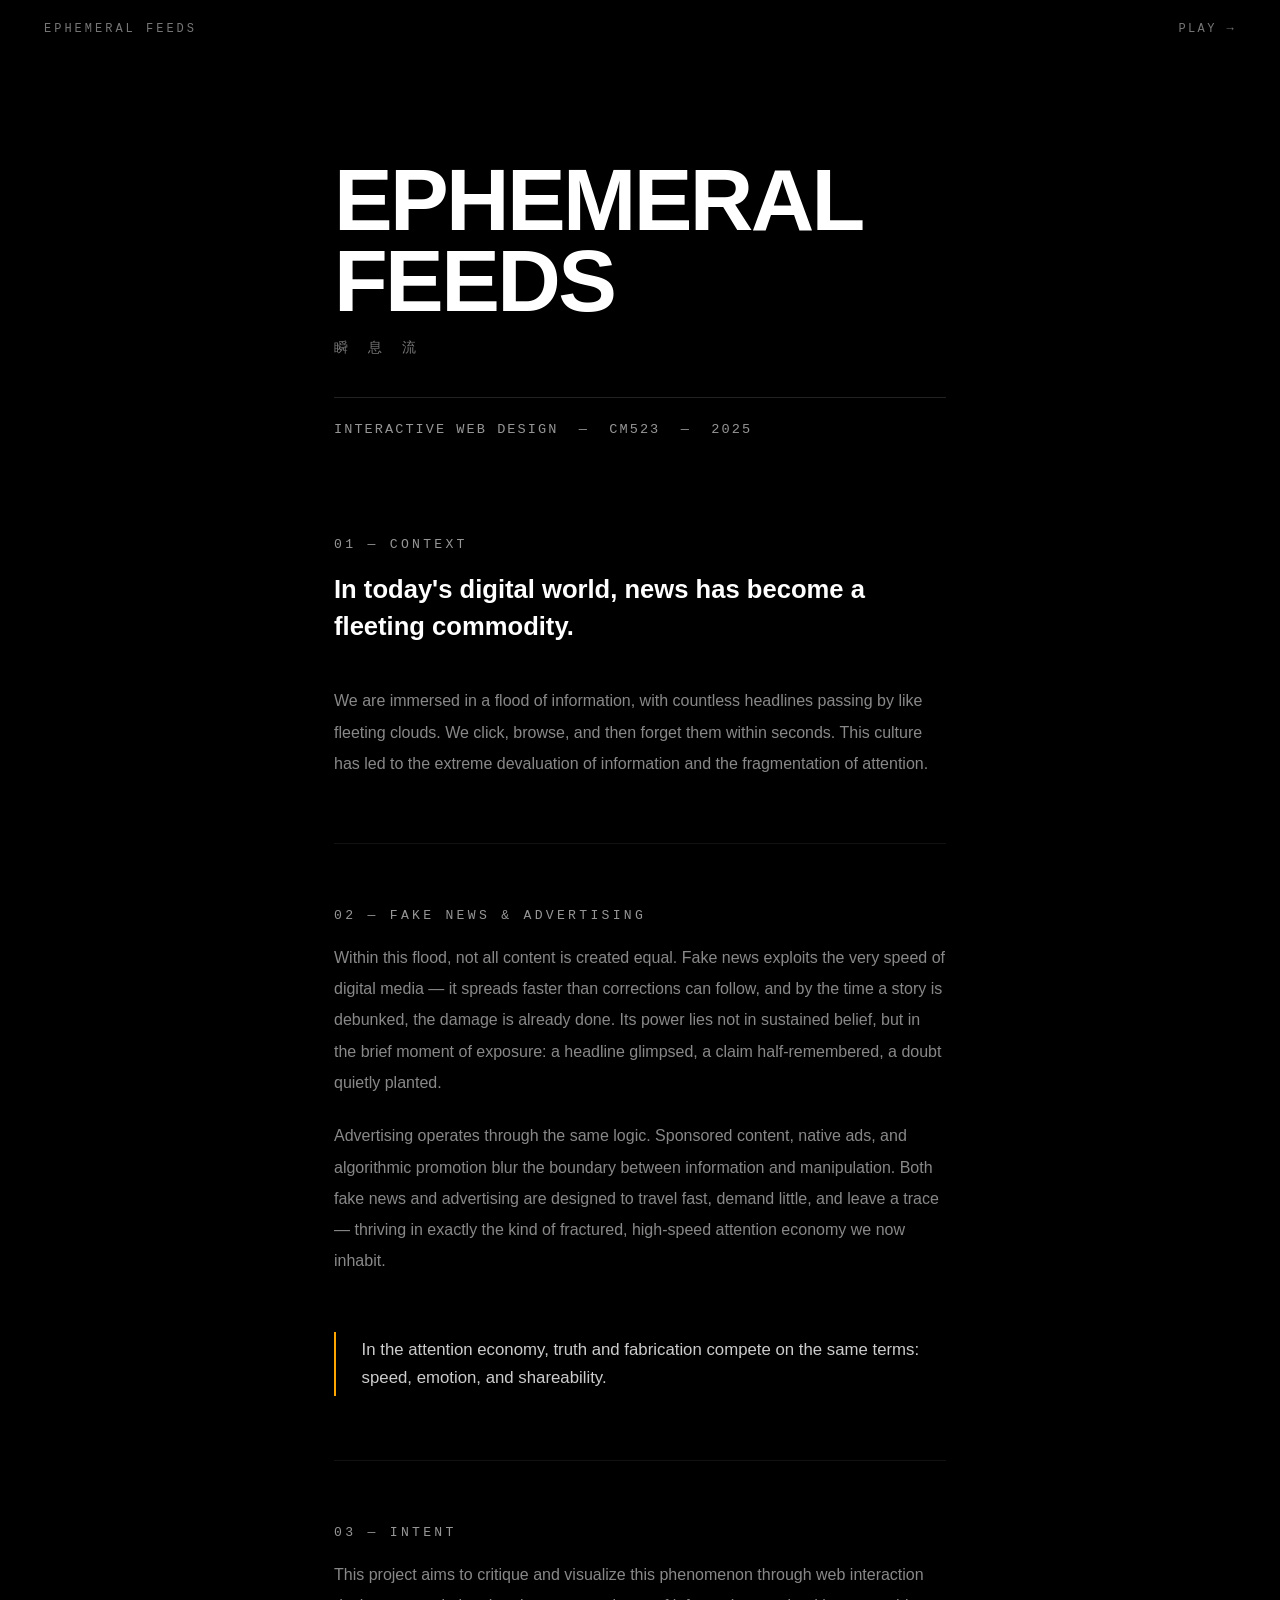
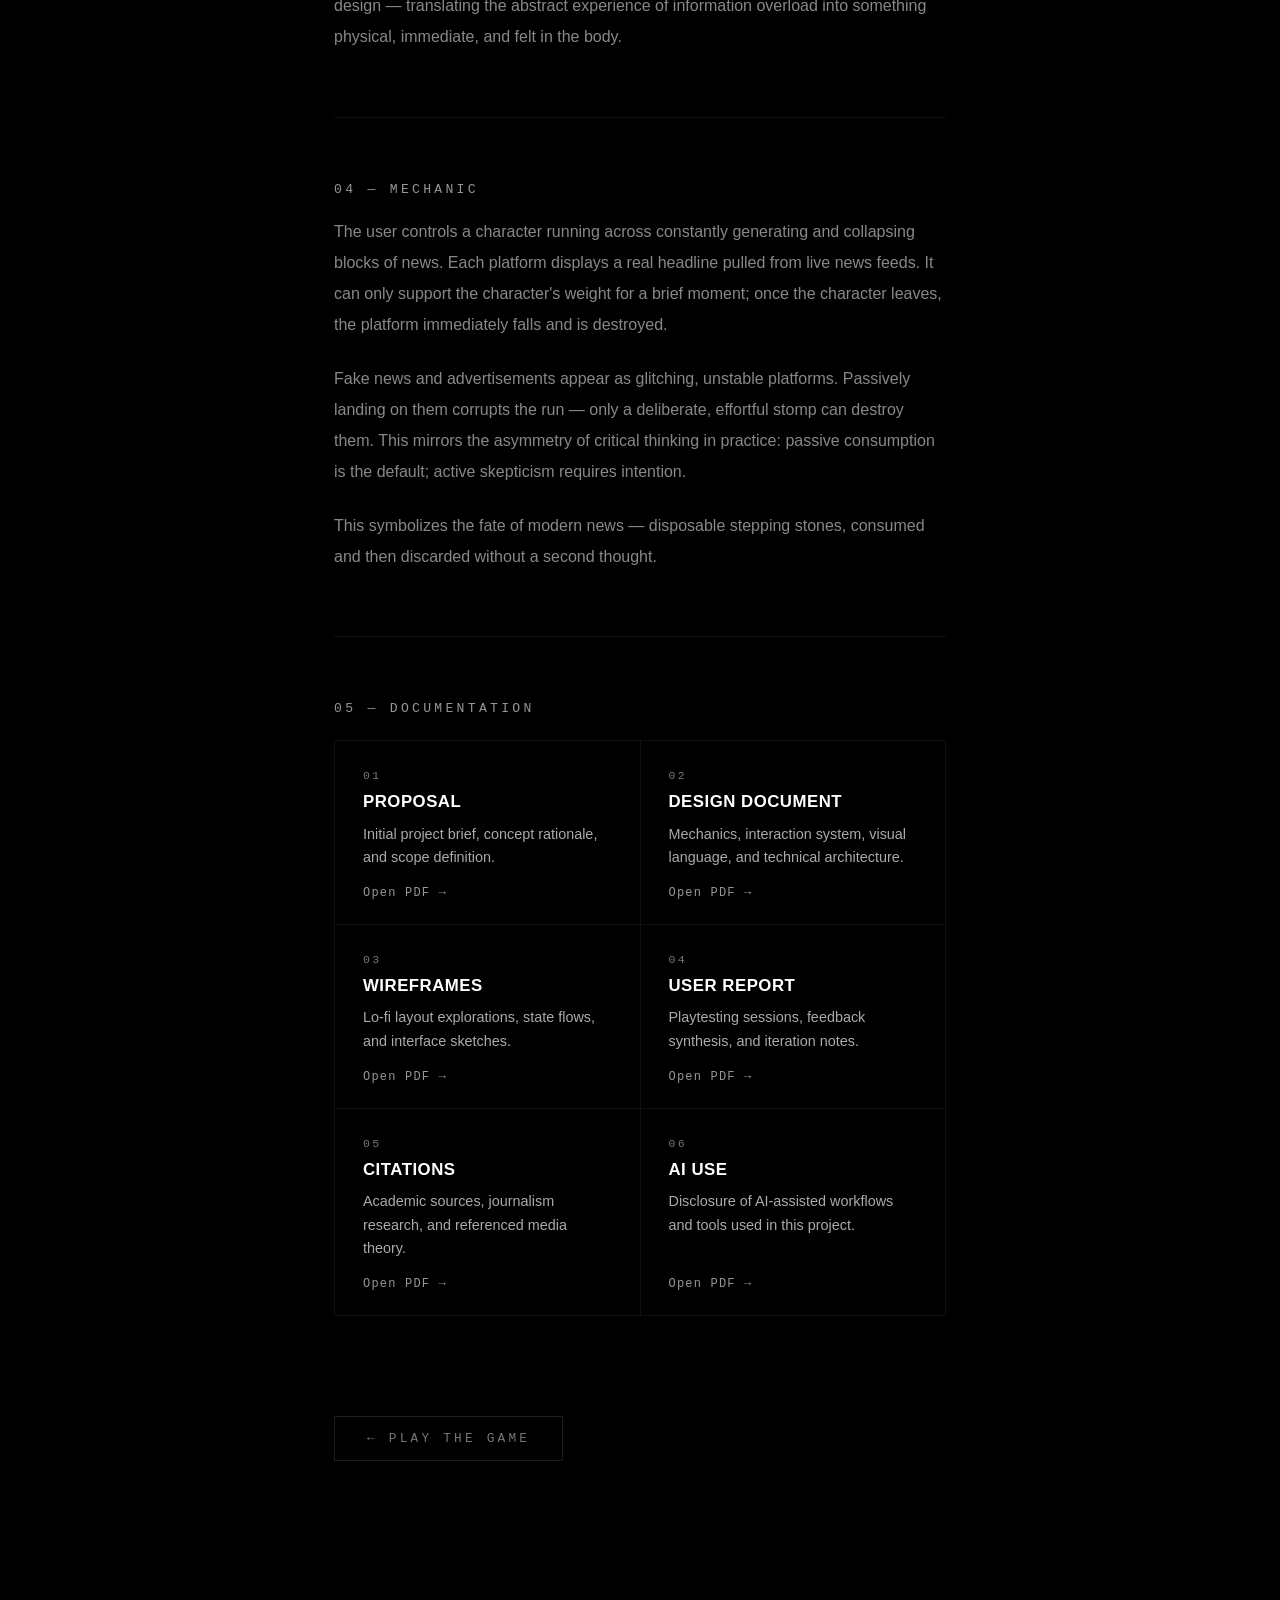
<file: about.html>
<!DOCTYPE html>
<html lang="en">
<head>
    <meta charset="UTF-8">
    <meta name="viewport" content="width=device-width, initial-scale=1.0">
    <title>About — Ephemeral Feeds</title>
    <style>
        :root {
            --bg: #000;
            --text: #fff;
            --muted: #767676;
            --dimmed: #888;
            --accent: #ffa502;
        }

        * { box-sizing: border-box; margin: 0; padding: 0; }

        body {
            background: var(--bg);
            color: var(--text);
            font-family: 'Helvetica Neue', Helvetica, sans-serif;
            min-height: 100vh;
        }

        /* ── Navigation ── */
        nav {
            position: fixed;
            top: 0; left: 0; right: 0;
            padding: 22px 44px;
            display: flex;
            justify-content: space-between;
            align-items: center;
            z-index: 100;
            background: linear-gradient(to bottom, #000 60%, transparent);
        }

        .nav-logo {
            font-family: monospace;
            font-size: 0.75rem;
            letter-spacing: 0.25em;
            color: var(--muted);
            text-transform: uppercase;
        }

        nav a {
            font-family: monospace;
            font-size: 0.75rem;
            letter-spacing: 0.2em;
            text-transform: uppercase;
            color: var(--muted);
            text-decoration: none;
            transition: color 0.2s;
        }

        nav a:hover { color: var(--text); }

        /* ── Main layout ── */
        main {
            max-width: 700px;
            margin: 0 auto;
            padding: 160px 44px 140px;
        }

        /* ── Title block ── */
        .title-block {
            margin-bottom: 100px;
        }

        h1 {
            font-size: clamp(3rem, 8vw, 5.5rem);
            font-weight: 900;
            line-height: 0.92;
            letter-spacing: -0.03em;
            text-transform: uppercase;
            margin-bottom: 1rem;
        }

        .zh-title {
            font-family: monospace;
            font-size: 0.9rem;
            color: var(--muted);
            letter-spacing: 0.4em;
            margin-bottom: 2.5rem;
        }

        .meta-line {
            font-family: monospace;
            font-size: 0.85rem;
            color: #969696;
            letter-spacing: 0.15em;
            text-transform: uppercase;
            border-top: 1px solid #222;
            padding-top: 1.5rem;
        }

        /* ── Statement sections ── */
        .section {
            margin-bottom: 2.5rem;
        }

        .label {
            font-family: monospace;
            font-size: 0.82rem;
            color: #969696;
            letter-spacing: 0.25em;
            text-transform: uppercase;
            margin-bottom: 1.2rem;
        }

        .lead {
            font-size: clamp(1.25rem, 3vw, 1.6rem);
            font-weight: 700;
            line-height: 1.45;
            color: var(--text);
        }

        .body-text {
            font-size: 1rem;
            line-height: 1.95;
            color: var(--dimmed);
        }

        .body-text + .body-text {
            margin-top: 1.4rem;
        }

        .pull-quote {
            border-left: 2px solid var(--accent);
            padding: 0.2rem 0 0.2rem 1.6rem;
            margin: 3.5rem 0;
            font-size: 1.05rem;
            line-height: 1.7;
            color: #ccc;
        }

        /* ── Divider ── */
        hr {
            border: none;
            border-top: 1px solid #111;
            margin: 4rem 0;
        }

        /* ── Play link ── */
        .play-link {
            display: inline-block;
            margin-top: 60px;
            font-family: monospace;
            font-size: 0.8rem;
            letter-spacing: 0.25em;
            text-transform: uppercase;
            color: var(--muted);
            text-decoration: none;
            border: 1px solid #1c1c1c;
            padding: 14px 32px;
            transition: color 0.2s, border-color 0.2s;
        }

        .play-link:hover {
            color: var(--text);
            border-color: #555;
        }

        /* ── Documentation cards ── */
        .docs-grid {
            display: grid;
            grid-template-columns: 1fr 1fr;
            gap: 1px;
            background: #111;
            border: 1px solid #111;
            margin-top: 1.5rem;
        }

        .doc-card {
            background: #000;
            padding: 28px 28px 24px;
            text-decoration: none;
            color: inherit;
            display: flex;
            flex-direction: column;
            gap: 10px;
            transition: background 0.2s;
            cursor: pointer;
        }

        .doc-card:hover {
            background: #0a0a0a;
        }

        .doc-card:hover .doc-arrow {
            transform: translateX(4px);
            color: var(--accent);
        }

        .doc-card:hover .doc-title {
            color: var(--text);
        }

        .doc-num {
            font-family: monospace;
            font-size: 0.72rem;
            color: #767676;
            letter-spacing: 0.2em;
        }

        .doc-title {
            font-family: 'Helvetica Neue', Helvetica, sans-serif;
            font-size: 1.05rem;
            font-weight: 700;
            color: #fff;
            text-transform: uppercase;
            letter-spacing: 0.03em;
            line-height: 1.2;
            transition: color 0.2s;
        }

        .doc-desc {
            font-family: 'Helvetica Neue', Helvetica, sans-serif;
            font-size: 0.9rem;
            color: #aaa;
            line-height: 1.65;
            flex: 1;
        }

        .doc-arrow {
            font-family: monospace;
            font-size: 0.75rem;
            color: #969696;
            letter-spacing: 0.1em;
            margin-top: 6px;
            transition: transform 0.2s, color 0.2s;
            display: inline-block;
        }

        /* ── Mobile ── */
        @media (max-width: 600px) {
            nav { padding: 18px 24px; }
            main { padding: 120px 24px 100px; }
            .docs-grid { grid-template-columns: 1fr; }
        }
    </style>
</head>
<body>

    <nav>
        <span class="nav-logo">Ephemeral Feeds</span>
        <a href="index.html">Play &rarr;</a>
    </nav>

    <main>

        <div class="title-block">
            <h1>Ephemeral<br>Feeds</h1>
            <p class="zh-title">瞬 息 流</p>
            <p class="meta-line">Interactive Web Design &nbsp;&mdash;&nbsp; CM523 &nbsp;&mdash;&nbsp; 2025</p>
        </div>

        <div class="section">
            <p class="label">01 &mdash; Context</p>
            <p class="lead">In today's digital world, news has become a fleeting commodity.</p>
        </div>

        <div class="section">
            <p class="body-text">We are immersed in a flood of information, with countless headlines passing by like fleeting clouds. We click, browse, and then forget them within seconds. This culture has led to the extreme devaluation of information and the fragmentation of attention.</p>
        </div>

        <hr>

        <div class="section">
            <p class="label">02 &mdash; Fake News &amp; Advertising</p>
            <p class="body-text">Within this flood, not all content is created equal. Fake news exploits the very speed of digital media — it spreads faster than corrections can follow, and by the time a story is debunked, the damage is already done. Its power lies not in sustained belief, but in the brief moment of exposure: a headline glimpsed, a claim half-remembered, a doubt quietly planted.</p>
            <p class="body-text">Advertising operates through the same logic. Sponsored content, native ads, and algorithmic promotion blur the boundary between information and manipulation. Both fake news and advertising are designed to travel fast, demand little, and leave a trace — thriving in exactly the kind of fractured, high-speed attention economy we now inhabit.</p>

            <div class="pull-quote">
                In the attention economy, truth and fabrication compete on the same terms: speed, emotion, and shareability.
            </div>
        </div>

        <hr>

        <div class="section">
            <p class="label">03 &mdash; Intent</p>
            <p class="body-text">This project aims to critique and visualize this phenomenon through web interaction design — translating the abstract experience of information overload into something physical, immediate, and felt in the body.</p>
        </div>

        <hr>

        <div class="section">
            <p class="label">04 &mdash; Mechanic</p>
            <p class="body-text">The user controls a character running across constantly generating and collapsing blocks of news. Each platform displays a real headline pulled from live news feeds. It can only support the character's weight for a brief moment; once the character leaves, the platform immediately falls and is destroyed.</p>
            <p class="body-text">Fake news and advertisements appear as glitching, unstable platforms. Passively landing on them corrupts the run — only a deliberate, effortful stomp can destroy them. This mirrors the asymmetry of critical thinking in practice: passive consumption is the default; active skepticism requires intention.</p>
            <p class="body-text">This symbolizes the fate of modern news — disposable stepping stones, consumed and then discarded without a second thought.</p>
        </div>

        <hr>

        <div class="section">
            <p class="label">05 &mdash; Documentation</p>
            <div class="docs-grid">

                <a class="doc-card" href="documentations/Project%20Proposal.pdf" target="_blank" rel="noopener">
                    <span class="doc-num">01</span>
                    <span class="doc-title">Proposal</span>
                    <span class="doc-desc">Initial project brief, concept rationale, and scope definition.</span>
                    <span class="doc-arrow">Open PDF &rarr;</span>
                </a>

                <a class="doc-card" href="documentations/Design%20Documentation.pdf" target="_blank" rel="noopener">
                    <span class="doc-num">02</span>
                    <span class="doc-title">Design Document</span>
                    <span class="doc-desc">Mechanics, interaction system, visual language, and technical architecture.</span>
                    <span class="doc-arrow">Open PDF &rarr;</span>
                </a>

                <a class="doc-card" href="documentations/Wireframes.pdf" target="_blank" rel="noopener">
                    <span class="doc-num">03</span>
                    <span class="doc-title">Wireframes</span>
                    <span class="doc-desc">Lo-fi layout explorations, state flows, and interface sketches.</span>
                    <span class="doc-arrow">Open PDF &rarr;</span>
                </a>

                <a class="doc-card" href="documentations/User%20Experience%20Report.pdf" target="_blank" rel="noopener">
                    <span class="doc-num">04</span>
                    <span class="doc-title">User Report</span>
                    <span class="doc-desc">Playtesting sessions, feedback synthesis, and iteration notes.</span>
                    <span class="doc-arrow">Open PDF &rarr;</span>
                </a>

                <a class="doc-card" href="documentations/External%20Libraries%20%26%20APIs.pdf" target="_blank" rel="noopener">
                    <span class="doc-num">05</span>
                    <span class="doc-title">Citations</span>
                    <span class="doc-desc">Academic sources, journalism research, and referenced media theory.</span>
                    <span class="doc-arrow">Open PDF &rarr;</span>
                </a>

                <a class="doc-card" href="documentations/AI%20Use%20Disclosure.pdf" target="_blank" rel="noopener">
                    <span class="doc-num">06</span>
                    <span class="doc-title">AI Use</span>
                    <span class="doc-desc">Disclosure of AI-assisted workflows and tools used in this project.</span>
                    <span class="doc-arrow">Open PDF &rarr;</span>
                </a>

            </div>
        </div>

        <a class="play-link" href="index.html">&larr; Play the game</a>

    </main>

</body>
</html>
</file>
